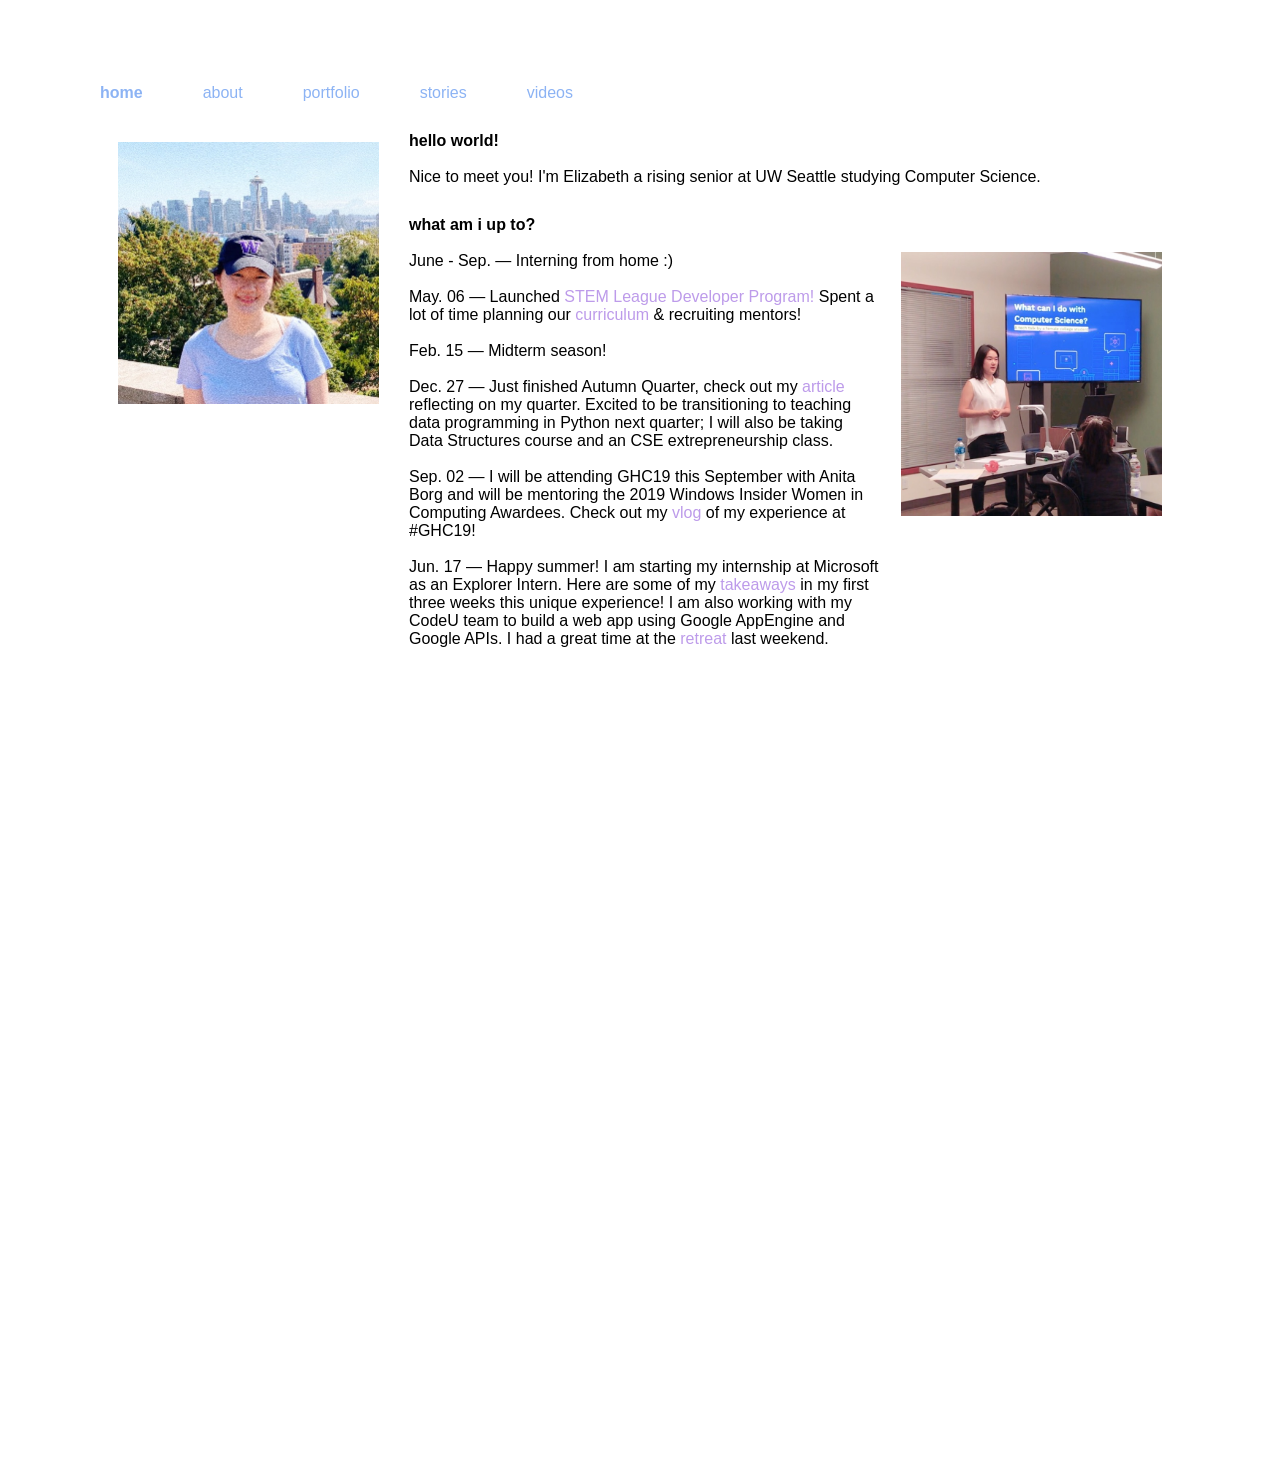
<file: index.html>
<!DOCTYPE html>

<html>
<title>home</title>
<head>
    <link rel="icon" href="img/logo.gif">
    <link rel="stylesheet" href="css/styles.css">
    <link href="https://fonts.googleapis.com/css?family=Abel" rel="stylesheet">
    <link href="https://fonts.googleapis.com/css?family=Source+Serif+Pro" rel="stylesheet">
    <link href="https://fonts.googleapis.com/css?family=Playfair+Display:400,400i,700" rel="stylesheet">
    <link href="https://fonts.googleapis.com/css?family=Roboto+Mono" rel="stylesheet">
    <link href="https://fonts.googleapis.com/css?family=Noticia+Text" rel="stylesheet">
    <link href="https://fonts.googleapis.com/css?family=Arimo" rel="stylesheet">
    <link href="https://fonts.googleapis.com/css?family=PT+Sans" rel="stylesheet">
    <link href="https://fonts.googleapis.com/css?family=Open+Sans" rel="stylesheet">
    <ul style="center">
        <li><a href="index.html"><a-l><b>home</b></a-l></a>
        <li><a href="about.html"><a-l>about</a-l></a>
        <li><a href="portfolio.html"><a-l>portfolio</a-l></a>
        <!-- <li><a href="resume.html"><a-l>resume</a-l></a> -->
        <li><a href="https://medium.com/@elizabethlin6"><a-l>stories</a-l></a>
        <li><a href="https://www.youtube.com/channel/UCstc1Woe4WHOpg0Xz_LuU1Q?view_as=subscriber"><a-l>videos</a-l></a>
    </ul>
</head>
<body>
  <br>
    <div class="row">
    <div class = "yum">
          <!--t r b l-->
        <img src = "img/ms20.jpg" width="25%" align="left" style="margin: 10px 30px 1000px 0px">
        <p><a-m><b>hello world!</b><br><br>
        Nice to meet you! I'm Elizabeth a rising senior at UW Seattle studying Computer Science.
        <br><br>

        <!-- It's a fun time to work with cool students on campus and also to be in such a tight-knit and inclusive CSE community.
        Being a CSE TA has taught me to learn from my students and their diverse approaches to problems and close the gaps in students'
        misunderstanding. I hope to continue teaching as well as taking challenging course in data science and software engineering. -->

        <p><a-m><b>what am i up to?</b><br><br>
          <span id="date">June - Sep. </span>&mdash;
              Interning from home :)
              <img src = "img/talk.jpg" width="25%" align="right" style="margin:0px 0px 100px 20px">
                <br><br>
                <span id="date">May. 06 </span>&mdash;
                Launched <a href="https://stemleague.github.io/website/">STEM League Developer Program!</a> Spent a lot of time planning our <a href="https://stemleague.github.io/login/">curriculum</a> & recruiting mentors!
                <br><br>
            <span id="date">Feb. 15 </span>&mdash;
                <!-- <img src = "img/talk.jpg" width="25%" align="right" style="margin:40px 0px 0px 20px"> -->
                Midterm season!
                <br><br>
                <span id="date">Dec. 27 </span>&mdash;
                Just finished Autumn Quarter, check out my <a href = "https://medium.com/@elizabethlin6/my-first-quarter-in-uw-cse-5c445bdcad04">
                article</a> reflecting on my quarter.
                Excited to be transitioning to teaching data programming in Python next quarter; I will also be taking Data Structures course
                and an CSE extrepreneurship class.
                <br><br>
                <span id="date">Sep. 02 </span>&mdash;
                I will be attending GHC19 this September with Anita Borg and will be mentoring the 2019 Windows Insider Women in Computing
                Awardees. Check out my <a href="https://youtu.be/5Obvv56D6CQ">vlog</a> of my experience at #GHC19!
                <br><br>
                <span id="date">Jun. 17 </span>&mdash;
                Happy summer! I am starting my internship at Microsoft as an Explorer Intern.
                Here are some of my <a href = "https://youtu.be/5C_RC4BRXvY">takeaways</a> in my first three weeks this unique experience!
                I am also working with my CodeU team to build a web app using Google AppEngine and Google APIs. I had a great time at
                the <a href = "https://youtu.be/Z_nJgoSH7K0">retreat</a> last weekend.

        </p>
    </div>
</body>
</html>
</file>
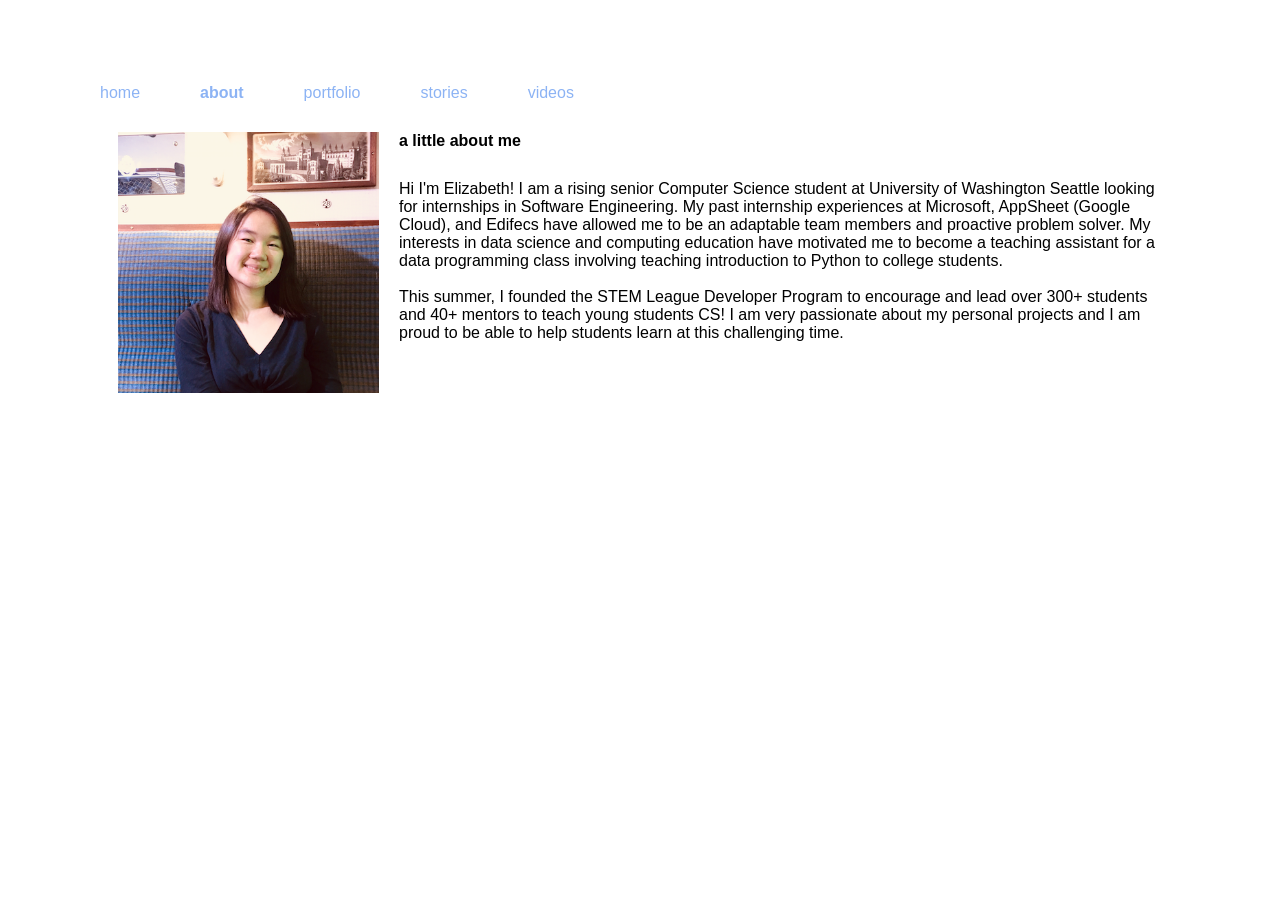
<file: about.html>
<!DOCTYPE html>

<html>
<title>about</title>
<head>
    <link rel="icon" href="img/logo.gif">
    <link rel="stylesheet" href="css/styles.css">
    <link href="https://fonts.googleapis.com/css?family=Abel" rel="stylesheet">
    <link href="https://fonts.googleapis.com/css?family=Source+Serif+Pro" rel="stylesheet">
    <link href="https://fonts.googleapis.com/css?family=Playfair+Display:400,400i,700" rel="stylesheet">
    <link href="https://fonts.googleapis.com/css?family=Roboto+Mono" rel="stylesheet">
    <link href="https://fonts.googleapis.com/css?family=Noticia+Text" rel="stylesheet">
    <link href="https://fonts.googleapis.com/css?family=Arimo" rel="stylesheet">
    <link href="https://fonts.googleapis.com/css?family=PT+Sans" rel="stylesheet">
    <link href="https://fonts.googleapis.com/css?family=Open+Sans" rel="stylesheet">
    <ul style="center">
        <li><a href="index.html"><a-l>home</a-l></a>
        <li><a href="about.html"><a-l><b>about</b></a-l></a>
        <li><a href="portfolio.html"><a-l>portfolio</a-l></a>
        <!-- <li><a href="resume.html"><a-l>resume</a-l></a> -->
        <li><a href="https://medium.com/@elizabethlin6"><a-l>stories</a-l></a>
        <li><a href="https://www.youtube.com/channel/UCstc1Woe4WHOpg0Xz_LuU1Q?view_as=subscriber"><a-l>videos</a-l></a>
    </ul>
</head>
<body>
    <br>
    <div class="row">
    <div class = "yum">
        <img src = "img/me2.png" width="25%" align="left" style="margin:0px 20px 20px 0px">
        <p><a-m><b>a little about me</b><br><br>
            <p><a-m>
              Hi I'm Elizabeth! I am a rising senior Computer Science student at University of Washington Seattle looking for internships in
                Software Engineering.
                My past internship experiences at Microsoft, AppSheet (Google Cloud), and Edifecs have allowed me to be an adaptable team members and proactive problem solver.
                My interests in data science and computing education have motivated me to become a teaching assistant for
                a data programming class involving teaching introduction to Python to college students.<br><br>

                This summer, I founded the STEM League Developer Program to encourage and lead over 300+ students and 40+ mentors to
                teach young students CS! I am very passionate about my personal projects and I am proud to be able to help students
                learn at this challenging time.
    </div>
</body>
<br>
</html>
</file>
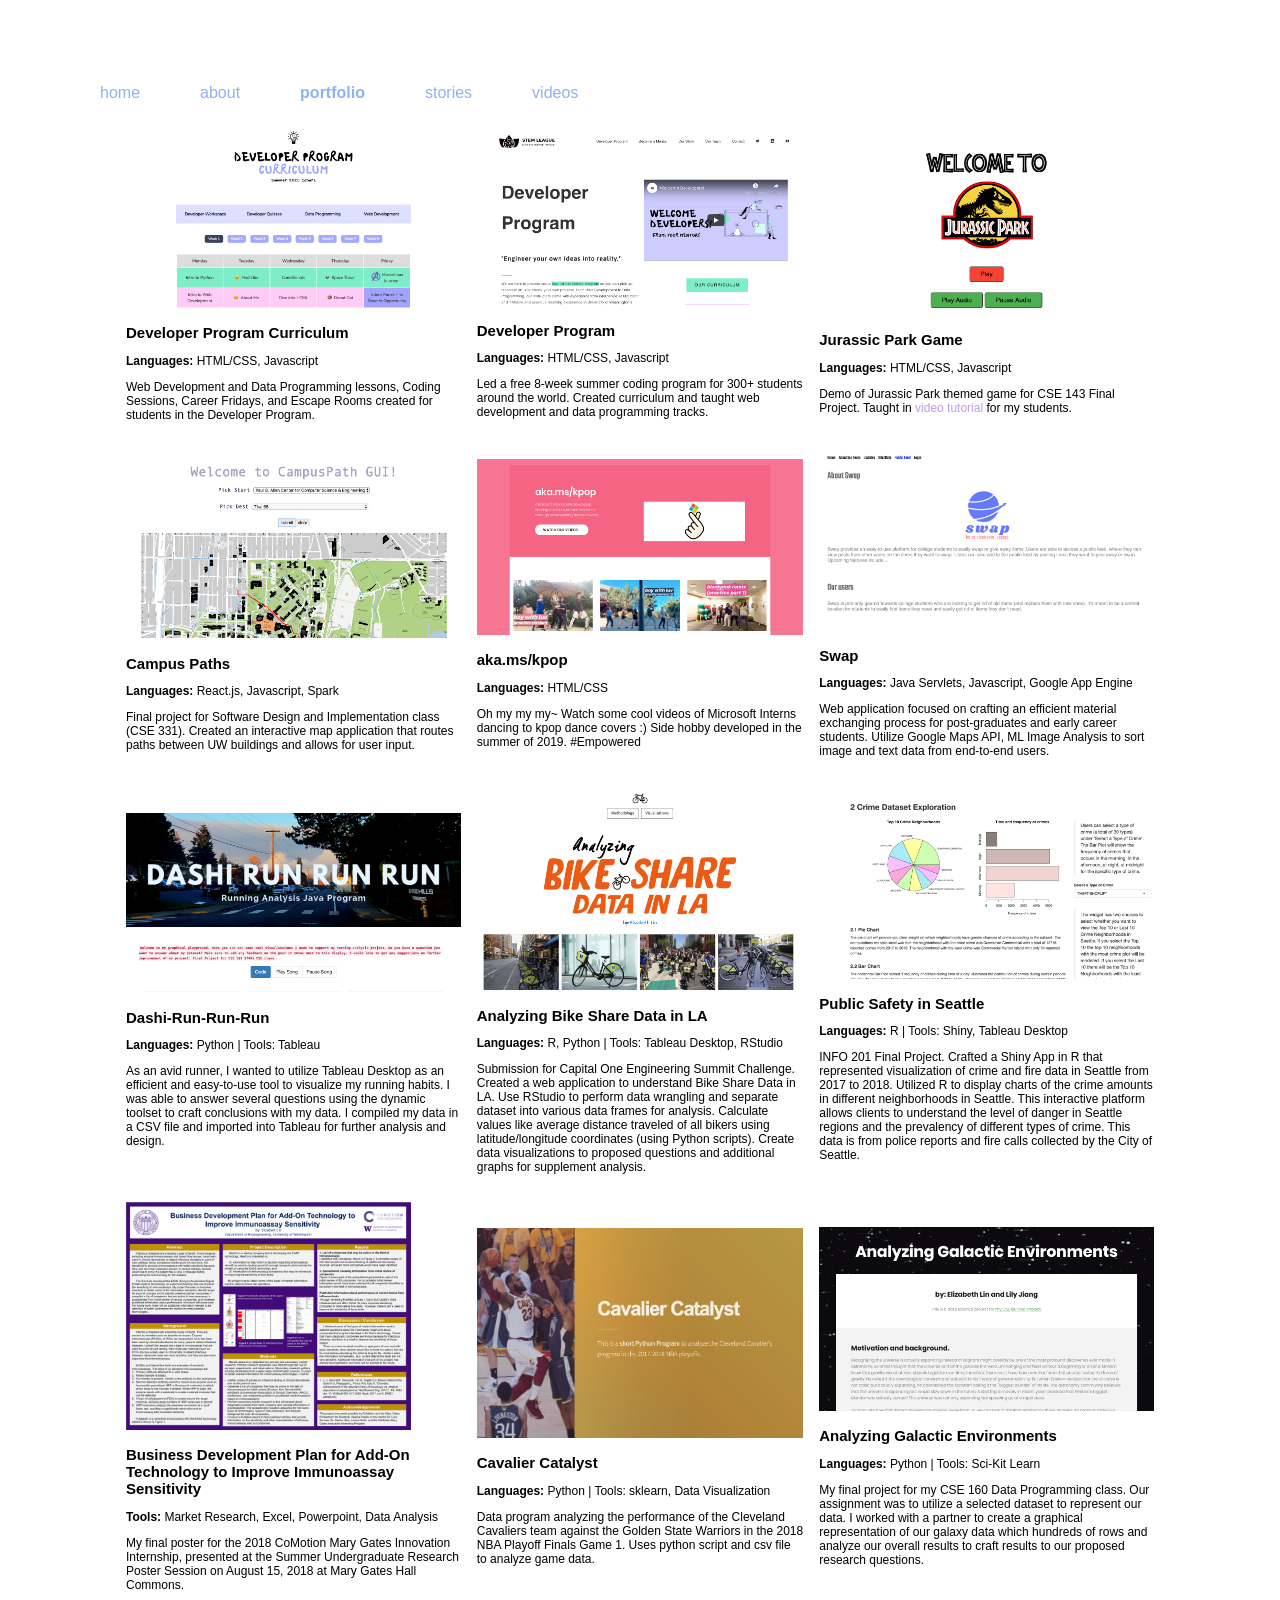
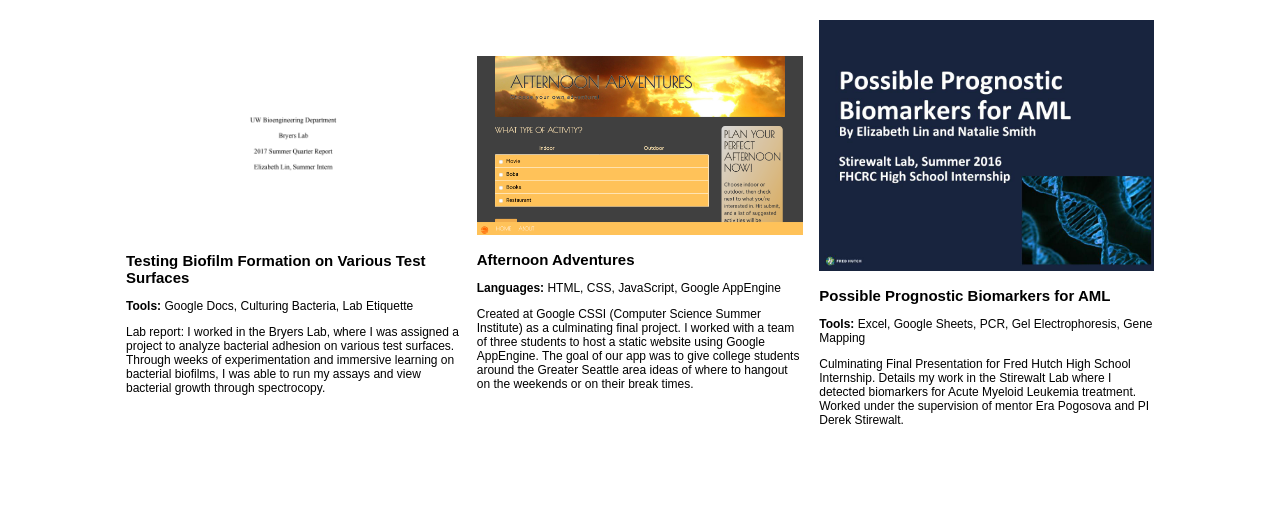
<file: portfolio.html>
<!DOCTYPE html>

<html>
<title>portfolio</title>
<head>
    <link rel="icon" href="img/logo.gif">
    <link rel="stylesheet" href="css/styles.css">
    <link href="https://fonts.googleapis.com/css?family=Abel" rel="stylesheet">
    <link href="https://fonts.googleapis.com/css?family=Source+Serif+Pro" rel="stylesheet">
    <link href="https://fonts.googleapis.com/css?family=Playfair+Display:400,400i,700" rel="stylesheet">
    <link href="https://fonts.googleapis.com/css?family=Roboto+Mono" rel="stylesheet">
    <link href="https://fonts.googleapis.com/css?family=Noticia+Text" rel="stylesheet">
    <link href="https://fonts.googleapis.com/css?family=Arimo" rel="stylesheet">
    <link href="https://fonts.googleapis.com/css?family=PT+Sans" rel="stylesheet">
    <link href="https://fonts.googleapis.com/css?family=Open+Sans" rel="stylesheet">
    <ul style="center">
        <li><a href="index.html"><a-l>home</a-l></a>
        <li><a href="about.html"><a-l>about</a-l></a>
        <li><a href="portfolio.html"><a-l><b>portfolio</b></a-l></a>
        <!-- <li><a href="resume.html"><a-l>resume</a-l></a> -->
        <li><a href="https://medium.com/@elizabethlin6"><a-l>stories</a-l></a>
        <li><a href="https://www.youtube.com/channel/UCstc1Woe4WHOpg0Xz_LuU1Q?view_as=subscriber"><a-l>videos</a-l></a>
    </ul>
</head>
<style>
e {
  font-size: 12px;
}

</style>
<body>
  <div class="yum">
      <table style="width:100%">
          <tr>
                        <td><a href="https://stemleague.github.io/developer-program/"><img src = "img/devp.png" width="100%"></a>
                            <h2>Developer Program Curriculum</h2>
                            <p><p-a><strong>Languages: </strong>HTML/CSS, Javascript<br>
                            <p><p-a>Web Development and Data Programming lessons, Coding Sessions, Career Fridays, and Escape Rooms created
                            for students in the Developer Program.</td>

            <td><a href="https://stemleague.github.io/website/"><img src = "img/stemleague.png" width="100%"></a>
                <h2>Developer Program</h2>
                <p><p-a><strong>Languages: </strong>HTML/CSS, Javascript<br>
                <p><p-a>Led a free 8-week summer coding program for 300+ students around the world. Created curriculum and taught
                  web development and data programming tracks.</td>

                  <td><a href="https://elizabethlin6.github.io/jurassic-park/index.html"><img src = "img/jurassic.png" width="100%"></a>
                      <h2>Jurassic Park Game</h2>
                      <p><p-a><strong>Languages: </strong>HTML/CSS, Javascript<br>
                      <p><p-a>Demo of Jurassic Park themed game for CSE 143 Final Project. Taught in <a href="https://youtu.be/h1CenuwvucQ" style="font-size: 12px;">video tutorial</a> for my students.</td>



            </tr>
            <tr>
              <td><a href="img/Campus Paths.webm"><img src = "img/campusmaps.png" width="100%"></a>
                  <h2>Campus Paths</h2>
                  <p><p-a><strong>Languages: </strong>React.js, Javascript, Spark<br>
                  <p><p-a>Final project for Software Design and Implementation class (CSE 331). Created an interactive
                      map application that routes paths between UW buildings and allows for user input.</td>

              <td><a href="https://elizabethlin6.github.io/aka.ms-kpop"><img src = "img/akamskpop.jpg" width="100%"></a>
                  <h2>aka.ms/kpop</h2>
                  <p><p-a><strong>Languages: </strong>HTML/CSS<br>
                  <p><p-a>Oh my my my~ Watch some cool videos of Microsoft Interns dancing to kpop dance covers :)
                      Side hobby developed in the summer of 2019. #Empowered</td>
              <td><a href="https://www.youtube.com/embed/CbCWc6_-qT4"><img src = "img/swap.jpg" width="100%"></a>
                  <h2>Swap</h2>
                  <p><p-a><strong>Languages: </strong>Java Servlets, Javascript, Google App Engine<br>
                  <p><p-a>Web application focused on crafting an efficient material exchanging process for post-graduates and early career
                      students. Utilize Google Maps API, ML Image Analysis to sort image and text data from end-to-end users.</td>

              <!-- <td><a href="https://elizabethlin6.github.io/ds-is-fun/"><img src = "img/bts.jpg" width="100%"></a>
                  <h2>DS IF FUN</h2>
                  <p><p-a><strong>Languages: </strong>Bootstrap, HTML/CSS<br>
                  <p><p-a>Outline of CSE 14X classes especially in data structures and worksheets + explanations for coursework.</td> -->
          </tr>


          <tr>
              <td><a href="https://elizabethlin6.github.io/dashi-run-run-run/"><img src = "img/run.jpg" width="100%"></a>
                  <h2>Dashi-Run-Run-Run</h2>
                  <p><p-a><strong>Languages: </strong>Python | Tools: Tableau<br>
                  <p><p-a>As an avid runner, I wanted to utilize Tableau Desktop as an efficient and easy-to-use tool to visualize my running habits.
                      I was able to answer several questions using the dynamic toolset to craft conclusions with my data. I compiled my data in a CSV
                      file and imported into Tableau for further analysis and design.</td>
            <td><a href="https://elizabethlin6.github.io/capital-one-summit/"><img src = "img/capital_one.jpg" width="100%"></a>
                <h2>Analyzing Bike Share Data in LA</h2>
                    <p><p-a><strong>Languages: </strong>R, Python | Tools: Tableau Desktop, RStudio<br>
                    <p><p-a>Submission for Capital One Engineering Summit Challenge. Created a web application to understand Bike Share Data in LA.
                    Use RStudio to perform data wrangling and separate dataset into various data frames for analysis.
                    Calculate values like average distance traveled of all bikers using latitude/longitude coordinates (using Python scripts). Create data
                    visualizations to proposed questions and additional graphs for
                    supplement analysis.</td>
            <td><a href="https://elizabethlin6.shinyapps.io/public-safety-in-seattle/"><img src = "img/crime.jpg" width="100%"></a>
                <h2>Public Safety in Seattle</h2>
                <p><p-a><strong>Languages: </strong>R | Tools: Shiny, Tableau Desktop<br>
                <p><p-a>INFO 201 Final Project. Crafted a Shiny App in R that represented visualization of crime and fire data in Seattle from 2017 to 2018.
                    Utilized R to display charts of the crime amounts in different neighborhoods in Seattle. This interactive platform allows clients to understand the
                    level of danger in Seattle regions and the prevalency of different types of crime. This data is from police reports and fire calls collected by the
                    City of Seattle.</td>


          </tr>


          <tr>

                <td><a href="https://drive.google.com/file/d/11Vj7nYNZaMKFW2TUSJMLXDkaM6FOFQ6N/view?usp=sharing"><img src = "img/comotionposter.jpg" width="85%"></a>
                    <h2>Business Development Plan for Add-On Technology to Improve Immunoassay Sensitivity</h2>
                        <p><p-a><strong>Tools: </strong>Market Research, Excel, Powerpoint, Data Analysis<br>
                        <p><p-a>My final poster for the 2018 CoMotion Mary Gates Innovation Internship, presented at the Summer Undergraduate Research Poster Session
                        on August 15, 2018 at Mary Gates Hall Commons.</td>

                <td><a href="https://elizabethlin6.github.io/cavalier-catalyst/"><img src = "img/cavs.jpg" width="100%"></a><br>
                <h2>Cavalier Catalyst</h2>
                <p><p-a><strong>Languages: </strong>Python | Tools: sklearn, Data Visualization<br>
                <p><p-a>Data program analyzing the performance of the Cleveland Cavaliers team against the Golden State Warriors in the 2018 NBA
                Playoff Finals Game 1. Uses python script and csv file to analyze game data.</td>

  <!-- <td><a href="https://medium.com/@elizabethlin6/software-engineer-internship-reflection-f34df89df396"><img src = "img/risk_level.png" width="100%"></a>
      <h2>Risk Level Score</h2>
          <p><p-a><strong>Languages: </strong>SQL, Python | Tools: Fuzzy Logic, ML Research<br>
          <p><p-a>Crafted and implemented a risk level score for Medzii App Users to understand the risks of certain drugs. Used SQL Database to grab
          personalized medical data from users and use in coding algorithm (taking into account user's personal allergies, adverse drug reactions, minor
          and major side effects, and pregnancy risks) to output a weighted and normalized score. Feature to be implemented and deployed in Test Flight.</td> -->

                <td><img-left><a href="https://elizabethlin6.github.io/analyzing-galactic-environments/"><img src = "img/galaxy.jpg" width="100%"></a>
                  <h2>Analyzing Galactic Environments</h2>
                  <p><p-a><strong>Languages: </strong>Python | Tools: Sci-Kit Learn<br>
                  <p><p-a>My final project for my CSE 160 Data Programming class. Our assignment was to utilize a selected dataset to represent our data. I worked
                  with a partner to create a graphical representation of our galaxy data which hundreds of rows and analyze our overall results to
                  craft results to our proposed research questions.</td>
          </tr>


          <tr>
                <td><img-left><a href="https://drive.google.com/file/d/1hxKW4Y1o_4DkvBhZDWwcOMp83G7LmaOm/view?usp=sharing"><img src = "img/bioe.jpg" width="100%"></a>
                    <h2>Testing Biofilm Formation on Various Test Surfaces</h2>
                    <p><p-a><strong>Tools: </strong>Google Docs, Culturing Bacteria, Lab Etiquette<br>
                    <p><p-a>Lab report: I worked in the Bryers Lab, where
                    I was assigned a project to analyze bacterial adhesion on various test surfaces. Through weeks of experimentation and immersive
                    learning on bacterial biofilms, I was able to run my assays and view bacterial growth through spectrocopy.</td>

                <td><a href="https://afternoon-adventures-175723.appspot.com/?fbclid=IwAR3YpXZHZGe0wAC9twNw8KBO9XHLAbPrNJVcf6NhmqWFgS5N-tB5m1R7Fik"><img src = "img/afternoon.jpg" width="100%"></a>
                  <h2>Afternoon Adventures</h2>
                  <p><p-a><strong>Languages: </strong>HTML, CSS, JavaScript, Google AppEngine<br>
                  <p><p-a>Created at Google CSSI (Computer Science Summer Institute) as a culminating final project. I worked with a team of three students
                  to host a static website using Google AppEngine. The goal of our app was to give college students around the Greater Seattle area
                  ideas of where to hangout on the weekends or on their break times.</td>

                <td><a href="https://drive.google.com/file/d/1SatUcKiAOyRo-q6b-Zk5Ugt4NfnG00Wp/view?usp=sharing"><img src = "img/stirewalt.jpg" width="100%"></a>
                  <h2>Possible Prognostic Biomarkers for AML</h2>
                  <p><p-a><strong>Tools: </strong>Excel, Google Sheets, PCR, Gel Electrophoresis, Gene Mapping<br>
                  <p><p-a>Culminating Final Presentation for Fred Hutch High School Internship. Details my work in the Stirewalt Lab where I detected biomarkers
                  for Acute Myeloid Leukemia treatment. Worked under the supervision of mentor Era Pogosova and PI Derek Stirewalt.</td>
          </tr>
      </table>
  </div>
</body>
<footer>

<!--     <a href="https://github.com/elizabethlin6"><img src=img/icons/github.png width=50px></a>
    <a href="https://medium.com/@elizabethlin6"><img src=img/icons/medium.png width=50px></a>
    <a class="email" href="mailto:elizabethlin8168.com"><img src=img/icons/email.png width=50px></a>
    <a href="https://www.linkedin.com/in/elin6/"><img src=img/icons/Linkedin.svg width=50px></a> -->
                        <!-- <td><a href="https://elizabethlin6.github.io/medzii"><img src = "img/medzii-kpop.jpg" width="100%"></a>
              <h2>#MedziiInternsInYourArea</h2>
                  <p><p-a><strong>Languages: </strong>HTML, CSS, Javascript | Tools: iMovie, Google Slides<br>
                  <p><p-a>A showcase of video compilation of K-Pop Dance Covers. Practice Javascript basic and DOM Manipulation.</td> -->
          <!-- <tr> -->
              <!-- <td><a href="https://elizabethlin6.github.io/cavalier-catalyst/"><img src = "img/cavs.jpg" width="100%"></a><br>
              <h2>Cavalier Catalyst</h2>
                  <p><p-a><strong>Languages: </strong>Python | Tools: Sci-Kit Learn, Data Visualization<br>
                  <p><p-a>Data program analyzing the performance of the Cleveland Cavaliers team against the Golden State Warriors in the 2018 NBA
                  Playoff Finals Game 1. Uses python script and csv file to analyze game data.</td>

              <td><a href="https://elizabethlin6.github.io/mental-health-in-tech/"><img src = "img/mental-health.jpg" width="100%"></a> -->
              <!-- <h2>Mental Health in Tech</h2>
                  <p><p-a><strong>Languages: </strong>HTML, CSS, Python<br>
                  A project dedicated to looking at mental health cases in employees in the tech industry. Inspired by personal endeavors in college, and my
                  education class (EDUC 200) where I learned how to deal with stress in college. Coding done through Canopy using NumPy and graphing modules.</td>
              <td><a href="https://elizabethlin6.github.io/stars-pitch/"><img src = "img/starproj.jpg" width="100%"></a> -->
              <!-- <h2>STARS Project Proposal</h2>
                  <p><p-a><strong>Languages: </strong>HTML, CSS, JavaScript<br>
                  <p><p-a>A project dedicated to the incoming cohort of STARS Engineering Program students. Planned to be a website dedicated to
                  introducing future STARS cohorts about STARS classes. We planned to implement a mentoring service where new students
                  can connect with STARS students in their majors and learn about how to get involved on-campus.</td> -->
          <!-- </tr> -->
                          <!-- <td><a href="https://elizabethlin6.github.io/cavalier-catalyst/"><img src = "img/cavs.jpg" width="100%"></a><br>
                <h2>Cavalier Catalyst</h2>
                    <p><p-a><strong>Languages: </strong>Python | Tools: Sci-Kit Learn, Data Visualization<br>
                    <p><p-a>Data program analyzing the performance of the Cleveland Cavaliers team against the Golden State Warriors in the 2018 NBA
                    Playoff Finals Game 1. Uses python script and csv file to analyze game data.</td> -->
                                  <!-- <td><img-left><a href="https://drive.google.com/file/d/1krOLTvZHEsRqImpha8wOqJYLYCw52iIi/view?usp=sharing"><img src = "img/chem.jpg" width="100%"></a>
                  <h2>Polymer Chemistry in Activewear</h2>
                  <p><p-a><strong>Tools: </strong>Google Slides, Secondary Research<br>
                  <p><p-a>A research poster that present information about the growth of activewear in the polymer industry. This was my final project for my
                  STARS Chemistry class in winter quarter 2018. My partner and I researched to compile primary resources that explained the
                  evolving polymer industry and its impact on sportswear and future nanotechnology products.</td> -->
                          <!-- <td><a href="#"><img src = "img/stemleague.jpg" width="100%"></img-left></a>
                  <h2>STEM League</h2>
                  <p><p-a><strong>Languages: </strong>HTML, CSS, JavaScript<br>
                  <p><p-a>A educational outreach initiative whose goal is to craft enriching learning experiences
                  for students interested in STEM careers and opportunities. We plan to teach students skills for Web Development and Data Science and
                  offer tutoring in STEM courses such as Math and Science. We hope to organize our classes in local libraries during the summer.</td> -->


</footer>
</html>
</file>
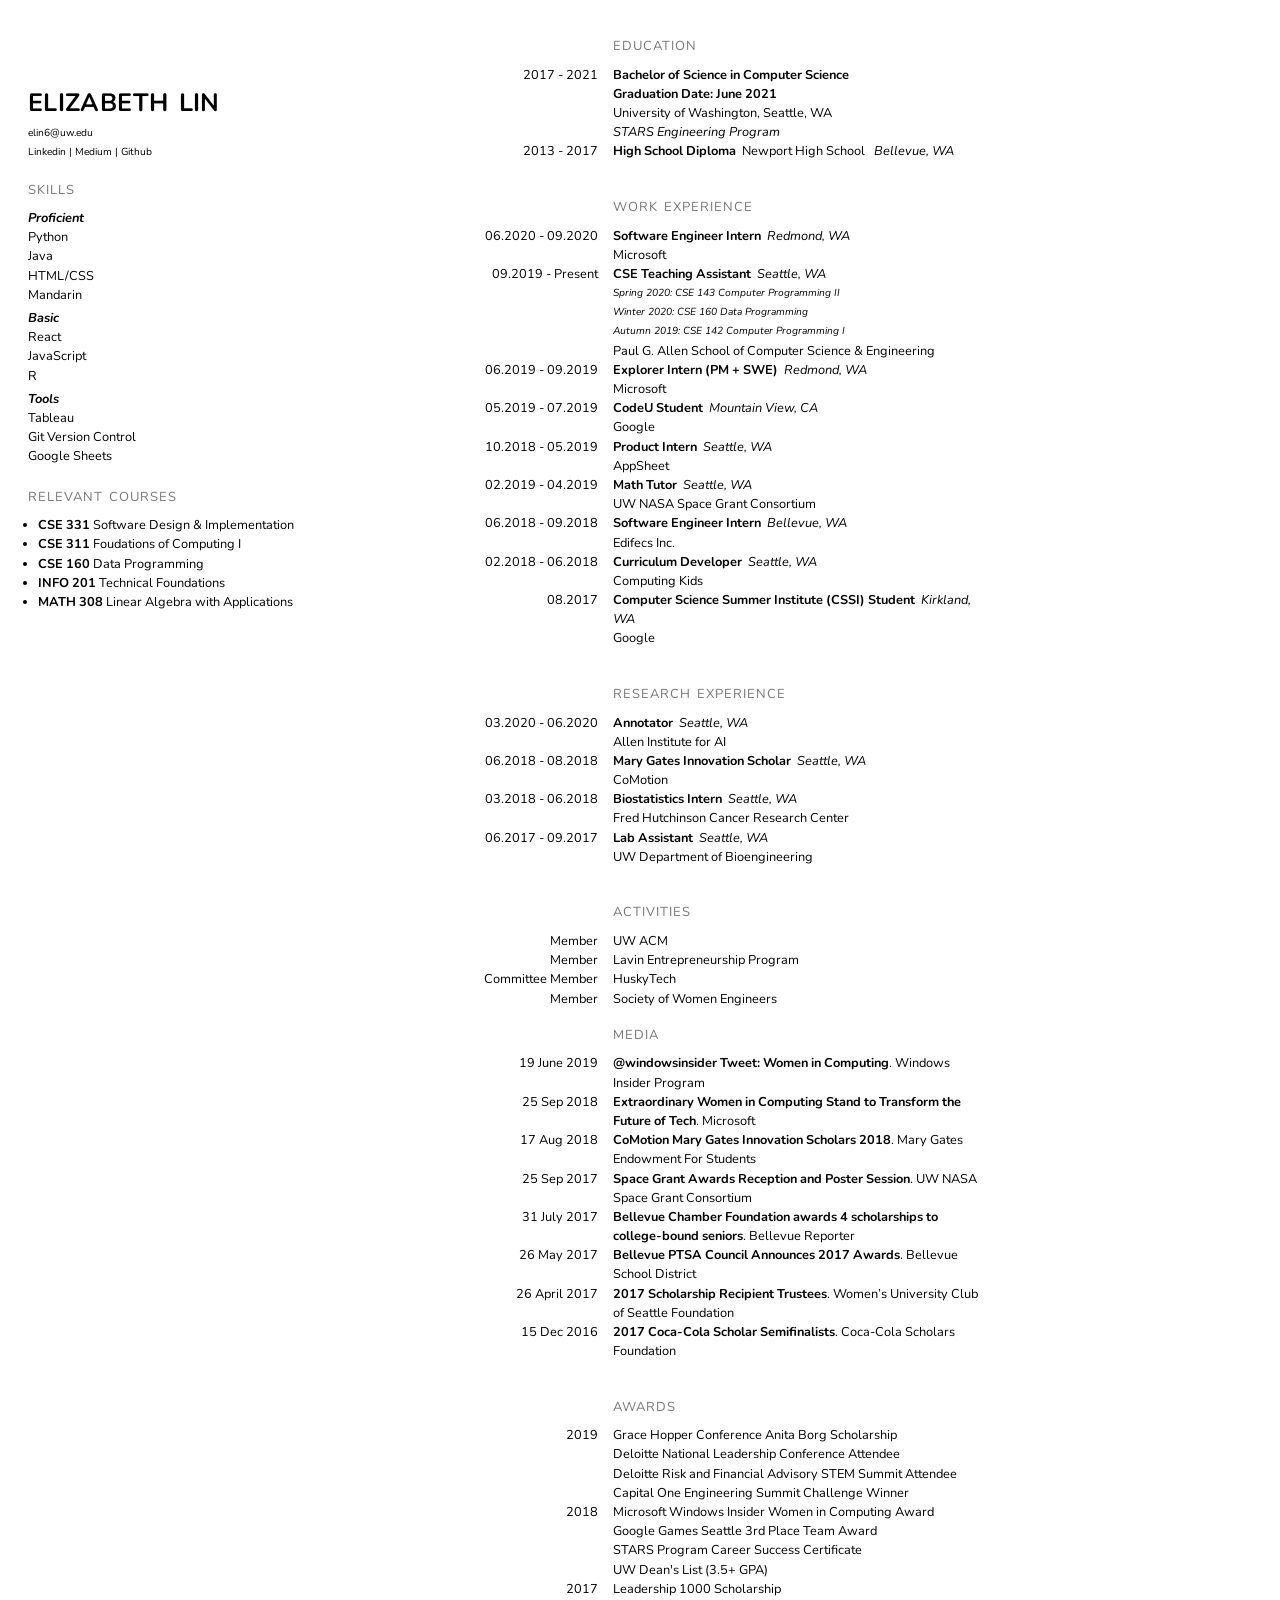
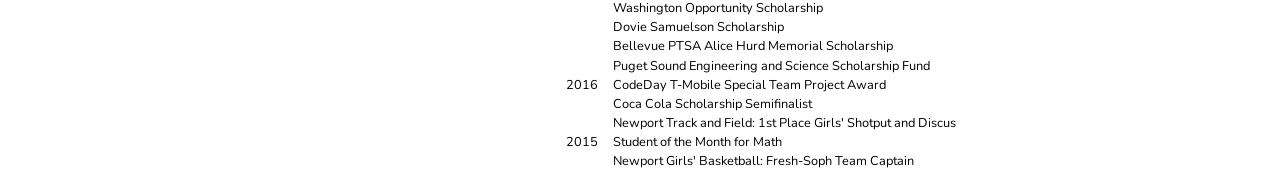
<file: resume.html>
<!DOCTYPE html>

<html>
    <head>
        <title>resume</title>
        <link rel="stylesheet" href="resume.css"/>
        <link href="https://fonts.googleapis.com/css?family=Arimo" rel="stylesheet">
        <link rel="icon" href="img/logo.jpg">
        <link href="https://fonts.googleapis.com/css2?family=Nunito&display=swap" rel="stylesheet">

    </head>

    <body>

        <div id="info">
            <h1 id="name">elizabeth lin</h1>
            <p>
            elin6@uw.edu<br>
            </p>

            <p>
            <a href="https://www.linkedin.com/in/elin6/">Linkedin</a> |
            <a href="https://medium.com/@elizabethlin6"> Medium</a> |
            <a href="https://github.com/elizabethlin6"> Github</a></h3>
            </p>

            <script>
                (function(i,s,o,g,r,a,m){i['GoogleAnalyticsObject']=r;i[r]=i[r]||function(){
                 (i[r].q=i[r].q||[]).push(arguments)},i[r].l=1*new Date();a=s.createElement(o),
                 m=s.getElementsByTagName(o)[0];a.async=1;a.src=g;m.parentNode.insertBefore(a,m)
                 })(window,document,'script','//www.google-analytics.com/analytics.js','ga');
                 ga('create', 'UA-44428446-2', 'washington.edu');
                 ga('send', 'pageview');
            </script>

            <div>
                <a name="education"><h6>skills</h6></a>
                <table width="100%" cellpadding="0" cellspacing="0">
                    <tr><td>
                        <em><b>Proficient</em><br/></b>
                        Python<br>
                        Java<br>
                        HTML/CSS<br>
                        Mandarin<br>
                    </td></tr>

                    <tr><td>
                        <em><b>Basic</em><br/></b>
                        React<br>
                        JavaScript<br>
                        R<br>
                    </td></tr>

                    <tr><td>
                        <em><b>Tools</em><br/></b>
                        Tableau<br>
                        Git Version Control<br>
                        Google Sheets<br>
                    </td></tr>

                </table>
            </div>

            <!-- courses -->
            <p><br/></p>
            <a name="courses"><h6>relevant courses</h6></a>

            <p>
                <ul>
                    <li><b>CSE 331 </b>Software Design & Implementation</li>
                    <li><b>CSE 311 </b>Foudations of Computing I</li>
                    <li><b>CSE 160 </b>Data Programming</li>
                    <li><b>INFO 201 </b>Technical Foundations</li>
                    <li><b>MATH 308 </b>Linear Algebra with Applications</li>
                </ul></p>
            </div>



        <!-- main content -->
        <div id="main">

            <div id="vita">

                <p><br/></p>
                <a name="education"><h6>education</h6></a>

                <p>
                <div class="margin">2017 - 2021</div>
                <div class="body">
                    <strong>Bachelor of Science in Computer Science</strong>&nbsp;<br>
                    <b>Graduation Date: June 2021</b><br>
                    <a href="https://www.cs.washington.edu/">University of Washington, Seattle, WA</a><br/>
                    <em><a href="https://www.engr.washington.edu/stars">STARS Engineering Program</em></a><br/>
                </div></p>

                <p>
                <div class="margin">2013 - 2017</div>
                <div class="body">
                    <strong>High School Diploma</strong>&nbsp;
                    <a href="https://bsd405.org/nhs/">Newport High School &nbsp; <em>Bellevue, WA</em></a>
                </div></p>


                <!-- work -->
                <br>
                <p><br/></p>
                <a name="work"><h6>work experience</h6></a>


                <!-- <p>
                <div class="margin">09.2020 - 06.2021</div>
                <div class="body">
                    <strong>Incoming Software Engineer Intern</strong>&nbsp;
                    <em>Bellevue, WA</em><br/>
                    <a href="https://www.t-mobile.com/careers/meet-our-teams/students-and-grads/techx">T-Mobile</a>
                </div></p> -->

                <p>
                <div class="margin">06.2020 - 09.2020</div>
                <div class="body">
                    <strong>Software Engineer Intern</strong>&nbsp;
                    <em>Redmond, WA</em><br/>
                    <a href="https://careers.microsoft.com/us/en/usexploremicrosoftprogram">Microsoft</a>
                </div></p>

                <p>
                <div class="margin">09.2019 - Present</div>
                <div class="body">
                    <strong>CSE Teaching Assistant</strong>&nbsp;
                    <em>Seattle, WA</em><br/>
                    <p><i>
                      Spring 2020: CSE 143 Computer Programming II<br>
                      Winter 2020: CSE 160 Data Programming<br>
                      Autumn 2019: CSE 142 Computer Programming I
                    </i></p>

                    <a href="https://www.cs.washington.edu/students/ta">Paul G. Allen School of Computer Science & Engineering</a>
                </div></p>

                <p>
                <div class="margin">06.2019 - 09.2019</div>
                <div class="body">
                    <strong>Explorer Intern (PM + SWE)</strong>&nbsp;
                    <em>Redmond, WA</em><br/>
                    <a href="https://careers.microsoft.com/us/en/usexploremicrosoftprogram">Microsoft</a>
                </div></p>

                <p>
                <div class="margin">05.2019 - 07.2019</div>
                <div class="body">
                    <strong>CodeU Student</strong>&nbsp;
                    <em>Mountain View, CA</em><br/>
                    <a href="https://careers.google.com/students/">Google</a>
                </div></p>

                <p>
                <div class="margin">10.2018 - 05.2019</div>
                <div class="body">
                    <strong>Product Intern</strong>&nbsp;
                    <em>Seattle, WA</em><br/>
                    <a href="https://www.appsheet.com/">AppSheet</a>
                </div></p>

                <p>
                <div class="margin">02.2019 - 04.2019</div>
                <div class="body">
                    <strong>Math Tutor</strong>&nbsp;
                    <em>Seattle, WA</em><br/>
                    <a href="https://www.waspacegrant.org/">UW NASA Space Grant Consortium</a>
                </div></p>

                <p>
                <div class="margin">06.2018 - 09.2018</div>
                <div class="body">
                    <strong>Software Engineer Intern</strong>&nbsp;
                    <em>Bellevue, WA</em><br/>
                    <a href="https://www.edifecs.com/">Edifecs Inc.</a>
                </div></p>

                <p>
                <div class="margin">02.2018 - 06.2018</div>
                <div class="body">
                    <strong>Curriculum Developer</strong>&nbsp;
                    <em>Seattle, WA</em><br/>
                    <a href="http://www.computingkids.com/">Computing Kids</a>
                </div></p>

                <p>
                <div class="margin">08.2017</div>
                <div class="body">
                    <strong>Computer Science Summer Institute (CSSI) Student</strong>&nbsp;
                    <em>Kirkland, WA</em><br/>
                    <a href="https://buildyourfuture.withgoogle.com/programs/computer-science-summer-institute/#!?detail-content-tabby_activeEl=detail-overview-content">Google</a>
                </div></p>

                <!-- research -->
                <br>
                <p><br/></p>
                <a name="work"><h6>research experience</h6></a>


                <p>
                <div class="margin">03.2020 - 06.2020</div>
                <div class="body">
                    <strong>Annotator</strong>&nbsp;
                    <em>Seattle, WA</em><br/>
                    <a href="https://allenai.org/">Allen Institute for AI</a>
                </div></p>

                <p>
                <div class="margin">06.2018 - 08.2018</div>
                <div class="body">
                    <strong>Mary Gates Innovation Scholar</strong>&nbsp;
                    <em>Seattle, WA</em><br/>
                    <a href="http://expd.uw.edu/mge/apply/comotion/">CoMotion</a>
                </div></p>

                <p>
                <div class="margin">03.2018 - 06.2018</div>
                <div class="body">
                    <strong>Biostatistics Intern</strong>&nbsp;
                    <em>Seattle, WA</em><br/>
                    <a href="https://www.fredhutch.org/en.html">Fred Hutchinson Cancer Research Center</a>
                </div></p>

                <p>
                <div class="margin">06.2017 - 09.2017</div>
                <div class="body">
                    <strong>Lab Assistant</strong>&nbsp;
                    <em>Seattle, WA</em><br/>
                    <a href="https://bioe.uw.edu/">UW Department of Bioengineering</a>
                </div></p>

                <!-- activities -->
                <br>
                <p><br/></p>
                <a name="activities"><h6>activities</h6></a>


                <p>
                <div class="margin">Member</div>
                <div class="body">
                    UW ACM
                </div></p>


                <p>
                <div class="margin">Member</div>
                <div class="body">
                    <a href="https://foster.uw.edu/centers/buerk-ctr-entrepreneurship/undergraduate-entrepreneurship/lavin-entrepreneurship-program/">Lavin Entrepreneurship Program</a>
                </div></p>

                <p>
                <div class="margin">Committee Member</div>
                <div class="body">
                    <a href="https://uwhuskytech.com">HuskyTech</a>
                </div></p>

                <p>
                <div class="margin">Member</div>
                <div class="body">
                    <a href="http://societyofwomenengineers.swe.org/">Society of Women Engineers</a>
                </div></p>

                <!-- media -->
                <p><br/></p>
                <a name="media"><h6>media</h6></a>

                <p>
                <div class="margin">19 <span class="month">June</span> 2019</div>
                <div class="body">
                    <strong><a href="https://twitter.com/windowsinsider/status/1141408403199152128">@windowsinsider Tweet: Women in Computing</a></strong>. Windows Insider Program
                </div></p>

                <p>
                <div class="margin">25 <span class="month">Sep</span> 2018</div>
                <div class="body">
                    <strong><a href="https://insider.windows.com/en-us/community-news/extraordinary-women-in-computing/">Extraordinary Women in Computing Stand to Transform the Future of Tech</a></strong>. Microsoft
                </div></p>

                <p>
                <div class="margin">17 <span class="month">Aug</span> 2018</div>
                <div class="body">
                    <strong><a href="http://expd.uw.edu/mge/apply/comotion/mge-apply-comotion-scholars-2018/">CoMotion Mary Gates Innovation Scholars 2018</a></strong>. Mary Gates Endowment For Students
                </div></p>

                <p>
                <div class="margin">25 <span class="month">Sep</span> 2017</div>
                <div class="body">
                    <strong><a href="https://www.waspacegrant.org/news_and_events/awards_and_honors/wsgc_reception_programs/2017_WSGCreception.pdf">Space Grant Awards Reception
                        and Poster Session</a></strong>. UW NASA Space Grant Consortium
                </div></p>

                <p>
                <div class="margin">31 <span class="month">July</span> 2017</div>
                <div class="body">
                    <strong><a href="http://www.bellevuereporter.com/business/bellevue-chamber-foundation-awards-4-scholarships-to-college-bound-seniors/">Bellevue Chamber Foundation awards 4 scholarships to college-bound seniors</a></strong>. Bellevue Reporter
                </div></p>

                <p>
                <div class="margin">26 <span class="month">May</span> 2017</div>
                <div class="body">
                    <strong><a href="https://bsd405.org/2017/05/bellevue-ptsa-council-announces-2017-awards/">Bellevue PTSA Council Announces 2017 Awards</a></strong>. Bellevue School District
                </div></p>

                <p>
                <div class="margin">26 <span class="month">April</span> 2017</div>
                <div class="body">
                    <strong><a href="http://www.womensuniversityclubfoundation.org/club/scripts/clubpers/view_clubpers_list.asp">2017 Scholarship Recipient Trustees</a></strong>. Women’s University Club of Seattle Foundation
                </div></p>

                <p>
                <div class="margin">15 <span class="month">Dec</span> 2016</div>
                <div class="body">
                    <strong><a href="https://www.coca-colascholarsfoundation.org/blog/2017-coca-cola-scholar-semifinalists/">2017 Coca-Cola Scholar Semifinalists</a></strong>. Coca-Cola Scholars Foundation
                </div></p>

                <!-- awards -->
                <br>
                <p><br/></p>
                <a name="awards"><h6>awards</h6></a>

                <p>
                <div class="margin">2019</div>
                <div class="body">
                    Grace Hopper Conference Anita Borg Scholarship<br>
                    Deloitte National Leadership Conference Attendee<br>
                    Deloitte Risk and Financial Advisory STEM Summit Attendee<br>
                    Capital One Engineering Summit Challenge Winner<br>
                </div></p>

                <p>
                <div class="margin">2018</div>
                <div class="body">
                    Microsoft Windows Insider Women in Computing Award<br>
                    Google Games Seattle 3rd Place Team Award<br>
                    STARS Program Career Success Certificate<br>
                    UW Dean's List (3.5+ GPA)<br>
                </div></p>

                <p>
                <div class="margin">2017</div>
                <div class="body">
                    Leadership 1000 Scholarship<br>
                    Washington Opportunity Scholarship<br>
                    Dovie Samuelson Scholarship<br>
                    Bellevue PTSA Alice Hurd Memorial Scholarship<br>
                    Puget Sound Engineering and Science Scholarship Fund<br>
                </div></p>

                <p>
                <div class="margin">2016</div>
                <div class="body">
                    CodeDay T-Mobile Special Team Project Award<br>
                    Coca Cola Scholarship Semifinalist<br>
                    Newport Track and Field: 1st Place Girls' Shotput and Discus<br>
                </div></p>

                <p>
                <div class="margin">2015</div>
                <div class="body">
                    Student of the Month for Math<br>
                    Newport Girls' Basketball: Fresh-Soph Team Captain<br>
                </div></p>


            </div>
          </div>
        </div>

    </body>

</html>
</file>
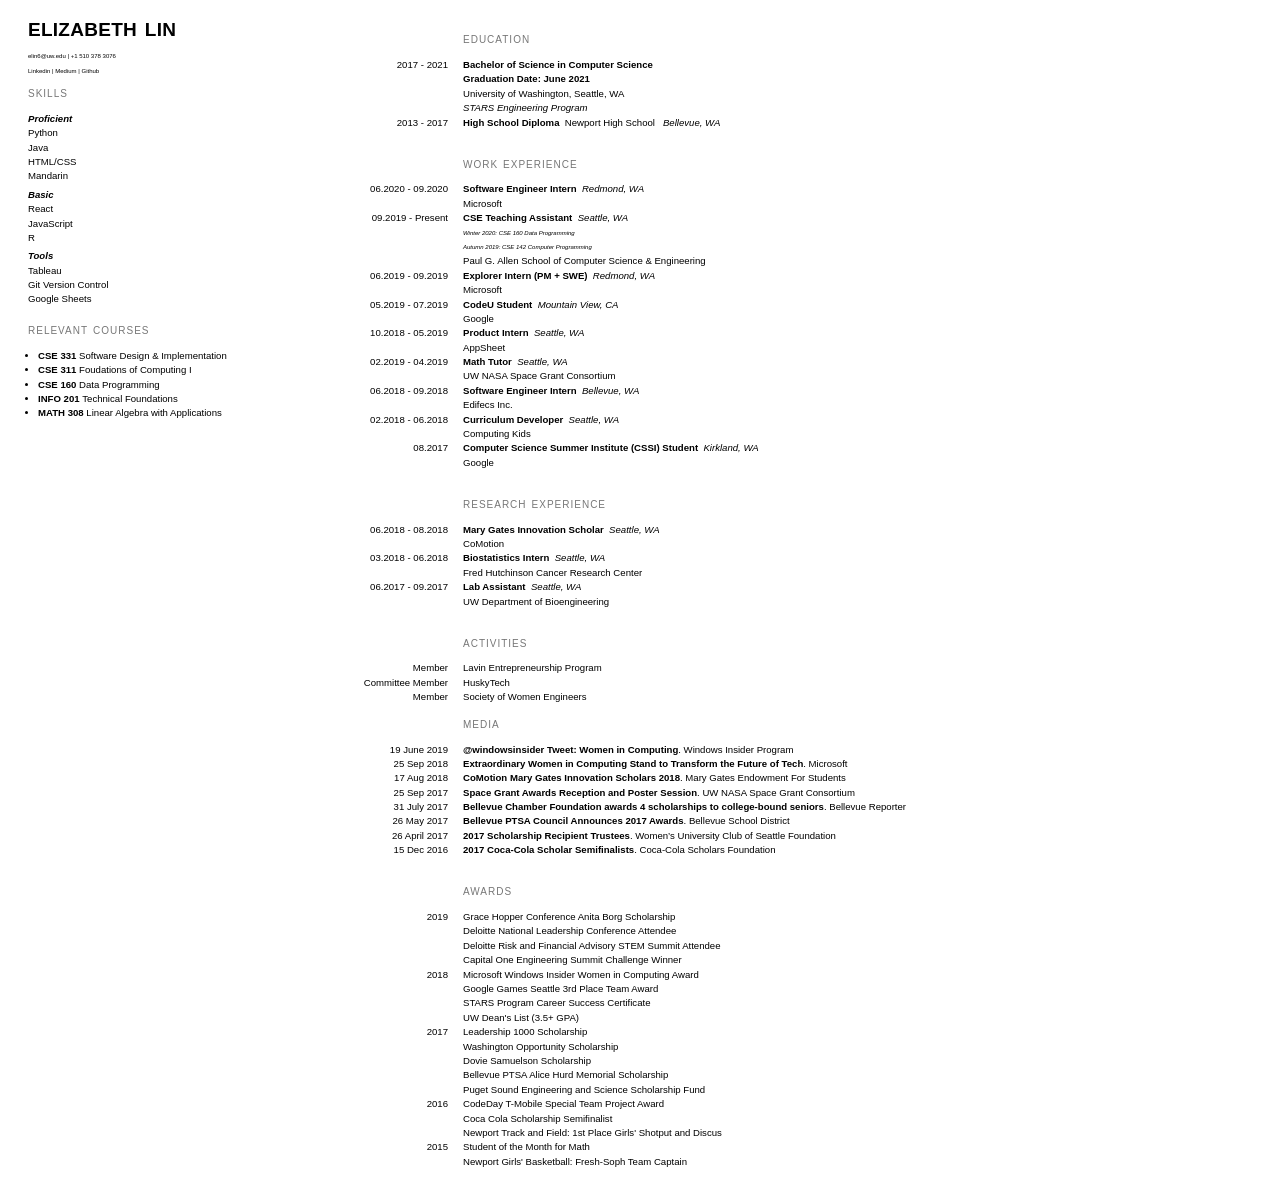
<file: archive/resume.html>
<!DOCTYPE html>

<html>
    <head>
        <title>Elizabeth Lin - Resume</title>
        <link rel="stylesheet" href="resume.css"/>
        <link href="https://fonts.googleapis.com/css?family=Arimo" rel="stylesheet">
        <link rel="icon" href="img/logo.jpg">
    </head>

    <body>

        <div class="yum">
        <div id="info">
            <h1 id="name">elizabeth lin</h1>
            <p>
            elin6@uw.edu | +1 510 378 3076<br>
            </p>

            <p>
            <a href="https://www.linkedin.com/in/elin6/">Linkedin</a> |
            <a href="https://medium.com/@elizabethlin6"> Medium</a> |
            <a href="https://github.com/elizabethlin6"> Github</a></h3>
            </p>

            <script>
                (function(i,s,o,g,r,a,m){i['GoogleAnalyticsObject']=r;i[r]=i[r]||function(){
                 (i[r].q=i[r].q||[]).push(arguments)},i[r].l=1*new Date();a=s.createElement(o),
                 m=s.getElementsByTagName(o)[0];a.async=1;a.src=g;m.parentNode.insertBefore(a,m)
                 })(window,document,'script','//www.google-analytics.com/analytics.js','ga');
                 ga('create', 'UA-44428446-2', 'washington.edu');
                 ga('send', 'pageview');
            </script>

            <div>
                <a name="education"><h6>skills</h6></a>
                <table width="100%" cellpadding="0" cellspacing="0">
                    <tr><td>
                        <em><b>Proficient</em><br/></b>
                        Python<br>
                        Java<br>
                        HTML/CSS<br>
                        Mandarin<br>
                    </td></tr>

                    <tr><td>
                        <em><b>Basic</em><br/></b>
                        React<br>
                        JavaScript<br>
                        R<br>
                    </td></tr>

                    <tr><td>
                        <em><b>Tools</em><br/></b>
                        Tableau<br>
                        Git Version Control<br>
                        Google Sheets<br>
                    </td></tr>

                </table>
            </div>

            <!-- courses -->
            <p><br/></p>
            <a name="courses"><h6>relevant courses</h6></a>

            <p>
                <ul>
                    <li><b>CSE 331 </b>Software Design & Implementation</li>
                    <li><b>CSE 311 </b>Foudations of Computing I</li>
                    <li><b>CSE 160 </b>Data Programming</li>
                    <li><b>INFO 201 </b>Technical Foundations</li>
                    <li><b>MATH 308 </b>Linear Algebra with Applications</li>
                </ul>
            </div></p>

        </div>

        <!-- main content -->
        <div id="main">

            <div id="vita">

                <p><br/></p>
                <a name="education"><h6>education</h6></a>

                <p>
                <div class="margin">2017 - 2021</div>
                <div class="body">
                    <strong>Bachelor of Science in Computer Science</strong>&nbsp;<br>
                    <b>Graduation Date: June 2021</b><br>
                    <a href="https://www.cs.washington.edu/">University of Washington, Seattle, WA</a><br/>
                    <em><a href="https://www.engr.washington.edu/stars">STARS Engineering Program</em></a><br/>
                </div></p>

                <p>
                <div class="margin">2013 - 2017</div>
                <div class="body">
                    <strong>High School Diploma</strong>&nbsp;
                    <a href="https://bsd405.org/nhs/">Newport High School &nbsp; <em>Bellevue, WA</em></a>
                </div></p>


                <!-- work -->
                <br>
                <p><br/></p>
                <a name="work"><h6>work experience</h6></a>

                <p>
                <div class="margin">06.2020 - 09.2020</div>
                <div class="body">
                    <strong>Software Engineer Intern</strong>&nbsp;
                    <em>Redmond, WA</em><br/>
                    <a href="https://careers.microsoft.com/us/en/usexploremicrosoftprogram">Microsoft</a>
                </div></p>

                <p>
                <div class="margin">09.2019 - Present</div>
                <div class="body">
                    <strong>CSE Teaching Assistant</strong>&nbsp;
                    <em>Seattle, WA</em><br/>
                    <p><i>Winter 2020: CSE 160 Data Programming<br>
                      Autumn 2019: CSE 142 Computer Programming</i></p>
                    <a href="https://www.cs.washington.edu/students/ta">Paul G. Allen School of Computer Science & Engineering</a>
                </div></p>

                <p>
                <div class="margin">06.2019 - 09.2019</div>
                <div class="body">
                    <strong>Explorer Intern (PM + SWE)</strong>&nbsp;
                    <em>Redmond, WA</em><br/>
                    <a href="https://careers.microsoft.com/us/en/usexploremicrosoftprogram">Microsoft</a>
                </div></p>

                <p>
                <div class="margin">05.2019 - 07.2019</div>
                <div class="body">
                    <strong>CodeU Student</strong>&nbsp;
                    <em>Mountain View, CA</em><br/>
                    <a href="https://careers.google.com/students/">Google</a>
                </div></p>

                <p>
                <div class="margin">10.2018 - 05.2019</div>
                <div class="body">
                    <strong>Product Intern</strong>&nbsp;
                    <em>Seattle, WA</em><br/>
                    <a href="https://www.appsheet.com/">AppSheet</a>
                </div></p>

                <p>
                <div class="margin">02.2019 - 04.2019</div>
                <div class="body">
                    <strong>Math Tutor</strong>&nbsp;
                    <em>Seattle, WA</em><br/>
                    <a href="https://www.waspacegrant.org/">UW NASA Space Grant Consortium</a>
                </div></p>

                <p>
                <div class="margin">06.2018 - 09.2018</div>
                <div class="body">
                    <strong>Software Engineer Intern</strong>&nbsp;
                    <em>Bellevue, WA</em><br/>
                    <a href="https://www.edifecs.com/">Edifecs Inc.</a>
                </div></p>

                <p>
                <div class="margin">02.2018 - 06.2018</div>
                <div class="body">
                    <strong>Curriculum Developer</strong>&nbsp;
                    <em>Seattle, WA</em><br/>
                    <a href="http://www.computingkids.com/">Computing Kids</a>
                </div></p>

                <p>
                <div class="margin">08.2017</div>
                <div class="body">
                    <strong>Computer Science Summer Institute (CSSI) Student</strong>&nbsp;
                    <em>Kirkland, WA</em><br/>
                    <a href="https://buildyourfuture.withgoogle.com/programs/computer-science-summer-institute/#!?detail-content-tabby_activeEl=detail-overview-content">Google</a>
                </div></p>

                <!-- research -->
                <br>
                <p><br/></p>
                <a name="work"><h6>research experience</h6></a>

                <p>
                <div class="margin">06.2018 - 08.2018</div>
                <div class="body">
                    <strong>Mary Gates Innovation Scholar</strong>&nbsp;
                    <em>Seattle, WA</em><br/>
                    <a href="http://expd.uw.edu/mge/apply/comotion/">CoMotion</a>
                </div></p>

                <p>
                <div class="margin">03.2018 - 06.2018</div>
                <div class="body">
                    <strong>Biostatistics Intern</strong>&nbsp;
                    <em>Seattle, WA</em><br/>
                    <a href="https://www.fredhutch.org/en.html">Fred Hutchinson Cancer Research Center</a>
                </div></p>

                <p>
                <div class="margin">06.2017 - 09.2017</div>
                <div class="body">
                    <strong>Lab Assistant</strong>&nbsp;
                    <em>Seattle, WA</em><br/>
                    <a href="https://bioe.uw.edu/">UW Department of Bioengineering</a>
                </div></p>

                <!-- activities -->
                <br>
                <p><br/></p>
                <a name="activities"><h6>activities</h6></a>

                <p>
                <div class="margin">Member</div>
                <div class="body">
                    <a href="https://foster.uw.edu/centers/buerk-ctr-entrepreneurship/undergraduate-entrepreneurship/lavin-entrepreneurship-program/">Lavin Entrepreneurship Program</a>
                </div></p>

                <p>
                <div class="margin">Committee Member</div>
                <div class="body">
                    <a href="https://uwhuskytech.com">HuskyTech</a>
                </div></p>

                <p>
                <div class="margin">Member</div>
                <div class="body">
                    <a href="http://societyofwomenengineers.swe.org/">Society of Women Engineers</a>
                </div></p>

                <!-- media -->
                <p><br/></p>
                <a name="media"><h6>media</h6></a>

                <p>
                <div class="margin">19 <span class="month">June</span> 2019</div>
                <div class="body">
                    <strong><a href="https://twitter.com/windowsinsider/status/1141408403199152128">@windowsinsider Tweet: Women in Computing</a></strong>. Windows Insider Program
                </div></p>

                <p>
                <div class="margin">25 <span class="month">Sep</span> 2018</div>
                <div class="body">
                    <strong><a href="https://insider.windows.com/en-us/community-news/extraordinary-women-in-computing/">Extraordinary Women in Computing Stand to Transform the Future of Tech</a></strong>. Microsoft
                </div></p>

                <p>
                <div class="margin">17 <span class="month">Aug</span> 2018</div>
                <div class="body">
                    <strong><a href="http://expd.uw.edu/mge/apply/comotion/mge-apply-comotion-scholars-2018/">CoMotion Mary Gates Innovation Scholars 2018</a></strong>. Mary Gates Endowment For Students
                </div></p>

                <p>
                <div class="margin">25 <span class="month">Sep</span> 2017</div>
                <div class="body">
                    <strong><a href="https://www.waspacegrant.org/news_and_events/awards_and_honors/wsgc_reception_programs/2017_WSGCreception.pdf">Space Grant Awards Reception
                        and Poster Session</a></strong>. UW NASA Space Grant Consortium
                </div></p>

                <p>
                <div class="margin">31 <span class="month">July</span> 2017</div>
                <div class="body">
                    <strong><a href="http://www.bellevuereporter.com/business/bellevue-chamber-foundation-awards-4-scholarships-to-college-bound-seniors/">Bellevue Chamber Foundation awards 4 scholarships to college-bound seniors</a></strong>. Bellevue Reporter
                </div></p>

                <p>
                <div class="margin">26 <span class="month">May</span> 2017</div>
                <div class="body">
                    <strong><a href="https://bsd405.org/2017/05/bellevue-ptsa-council-announces-2017-awards/">Bellevue PTSA Council Announces 2017 Awards</a></strong>. Bellevue School District
                </div></p>

                <p>
                <div class="margin">26 <span class="month">April</span> 2017</div>
                <div class="body">
                    <strong><a href="http://www.womensuniversityclubfoundation.org/club/scripts/clubpers/view_clubpers_list.asp">2017 Scholarship Recipient Trustees</a></strong>. Women’s University Club of Seattle Foundation
                </div></p>

                <p>
                <div class="margin">15 <span class="month">Dec</span> 2016</div>
                <div class="body">
                    <strong><a href="https://www.coca-colascholarsfoundation.org/blog/2017-coca-cola-scholar-semifinalists/">2017 Coca-Cola Scholar Semifinalists</a></strong>. Coca-Cola Scholars Foundation
                </div></p>

                <!-- awards -->
                <br>
                <p><br/></p>
                <a name="awards"><h6>awards</h6></a>

                <p>
                <div class="margin">2019</div>
                <div class="body">
                    Grace Hopper Conference Anita Borg Scholarship<br>
                    Deloitte National Leadership Conference Attendee<br>
                    Deloitte Risk and Financial Advisory STEM Summit Attendee<br>
                    Capital One Engineering Summit Challenge Winner<br>
                </div></p>

                <p>
                <div class="margin">2018</div>
                <div class="body">
                    Microsoft Windows Insider Women in Computing Award<br>
                    Google Games Seattle 3rd Place Team Award<br>
                    STARS Program Career Success Certificate<br>
                    UW Dean's List (3.5+ GPA)<br>
                </div></p>

                <p>
                <div class="margin">2017</div>
                <div class="body">
                    Leadership 1000 Scholarship<br>
                    Washington Opportunity Scholarship<br>
                    Dovie Samuelson Scholarship<br>
                    Bellevue PTSA Alice Hurd Memorial Scholarship<br>
                    Puget Sound Engineering and Science Scholarship Fund<br>
                </div></p>

                <p>
                <div class="margin">2016</div>
                <div class="body">
                    CodeDay T-Mobile Special Team Project Award<br>
                    Coca Cola Scholarship Semifinalist<br>
                    Newport Track and Field: 1st Place Girls' Shotput and Discus<br>
                </div></p>

                <p>
                <div class="margin">2015</div>
                <div class="body">
                    Student of the Month for Math<br>
                    Newport Girls' Basketball: Fresh-Soph Team Captain<br>
                </div></p>


            </div>
          </div>
        </div>

    </body>

</html>
</file>
<file: css/styles.css>
* {
    box-sizing: border-box;
}

.centered {
    text-align: center;
}

.column {
    float: left;
    width: 25%;
    padding: 50px;
}

/* Clearfix (clear floats) */
.row::after {
    content: "";
    clear: both;
    display: table;
}
#name {
    /* font-variant: small-caps; */
    font-size: 4em;
    margin-top: 10px;
    letter-spacing: 0.05em;
}

.icons a {
    display: block;
    margin-right: 15px;
    position: fixed;
    text-align: center;
    top: 363px;
    vertical-align: middle;
    z-index: 1000;
    height: 36px;
    width: 36px;
    text-decoration: none;
}

.fa {
    padding-left: 15px;
}
.space {
    margin-left: 300px;
    text-align: right;
}
/*div.fa-big {*/
/*    text-align: center;*/
/*}*/
/*div.indent {*/
/*    margin-left: 30px;*/
/*}*/

a-m {
    font-size: 16px;
}

table {
    font-family: arial, sans-serif;
    border-collapse: collapse;
    width: 100%;
}

td, th {
    border: 1px white;
    padding: 8px;
}

tr:nth-child(even) {
    background-color: white;
}

b-h01 {
    font-family: "Playfair Display", Georgia, serif;
    font-size: 70px;
    color:#22224f;
    text-decoration: none;
}

b-h02 {
    font-family: "Playfair Display", Georgia, serif;
    font-size: 60px;
    color:#22224f;
    text-decoration: none
}

body {
    font-family: Arial;
    padding: 70px;
    background: white;
}

/* Header/Blog Title */
.header {
    padding: 30px;
    font-size: 40px;
    text-align: center;
    background: white;
}

/* Create two unequal columns that floats next to each other */
/* Left column */
.leftcolumn {
    margin-left: 200px
    float: center;
    width: 100%;
}

/* Right column */
.rightcolumn {
    float: left;
    width: 25%;
    padding-left: 20px;
}

/* Fake image */
.fakeimg {
    background-color: #aaa;
    width: 100%;
    padding: 0px;
}

/* Add a card effect for articles */
.card {
    padding: 50px;
    background-color: white;
    padding: 20px;
    margin-top: 50px;
    margin-left: 100px;
    margin-right: 100px;
    margin-bottom: 50px;
}

img-left {
    float: center;
}
img-right {
    float: right

}
div.yum {
    margin-left: 3em;
    margin-right: 3em;
/*    width:85%;*/
    float:center;

}

a {
    color: #BD9BEA;
    font-family: 'Mandali', sans-serif;
    font-size: 16px;
    text-decoration: none;
}

a:hover {
    text-decoration: none;
    color: #bf9b30;
}
a:focus, a:active {
    outline: none;
}

p {
    font-weight: 400;
    font-family: 'Mandali', sans-serif;
    font-size: 12px;
    text-align: left;
}
p-a {
    font-family: 'Mandali', sans-serif;
    font-size: 12px;
    text-decoration: none;
    
}

h1 {
    margin: 12px 0px 12px 0px;
    font-size: 70px;
    text-align: center;
    }

h2 {
  font-family: 'Mandali', sans-serif;
  font-size: 15px;
  color: black;
}
h5 {
  font-size: 45px
}

li-b {
    margin-bottom: 1.5em;
    font-weight: 400;
    font-family: 'Roboto Mono', monospace;
    font-size: 13px;
    text-align: left}

ul, ol {
    display: block;
    margin-bottom: 1.5em;
}

span-r {
    background-color: #ffb0b0;
    text-align: center;
}
span-b {
    background-color: #caddfd;
    text-align: center;
}
span-y {
    background-color: #fffcbe;
    text-align: center;
}
span-g {
    background-color: #a8ffc0;
    text-align: center;
}
span-p {
    background-color: #d1bfff;
    text-align: left;
}
h3 {
    font-family: 'Abel', serif;
    margin: 50 50 50px 60;
}


body {
    margin:0;
}
ul {
    list-style-type: none;
    margin: 0;
    padding: 0;
    overflow: hidden;
    display: inline-block;
    list-style-type: none;
}

li {
    float: left;
}

li a {
    display: block;
    padding: 8px;
    background-color: #ffffff;
}

li a {
    display: block;
    color: #8cb3f4;
    text-align: center;
    padding: 14px 30px;
    text-decoration: none;
}

li a:hover {
    background-color:  #ffffff;
    color:#002b8e;
}
</file>
<file: resume.css>
body {
    max-width: 960px;
    min-width: 960px;
    width: 960px;
    padding: 12px 20px 12px 20px;
    color: #000;
    background: #fff;
}

/* Typeface and Text Size */
body {
  font-family: 'Nunito', sans-serif;
    font-size: 0.8em;
    line-height: 1.5em;
}
p {
font-family: 'Nunito', sans-serif;
font-size: 0.8em;
    margin: 0px 0px 0px 0px;
}
h1 {
    font-size: 1.5em;
    font-weight: bold;
    margin: 0 0 15px 0;
}
h6 { /* h6 is special... */
    font-size: 1.5em;
    font-weight: normal;
    font-variant: small-caps;
    letter-spacing: 1px;
    color: #777;
    line-height: 0.60em;
    margin: 0px 0px 15px 0px;
}
h2, h3, h4, h5 { font-size: 1em; font-weight: bold; }
h2 { margin: 10px 0px 8px 0px }
h3, h4, h5 { margin: 0px; }
br.space { line-height: 0.25em; }

/* Hyperlinks */
a, a:visited, a:hover { color: #000; text-decoration: none; }
a.nav, a.nav:visited { color: #888; font-weight: normal; }
a:hover, a.nav:hover { color: #53f; }

/* Tables */
table, tr, td { margin: 0; padding: 0; }
td { padding: 0px 10px 0px 0px; }
tr.visited td { color: #888; }
tr.visited a { color: #888; }

/* Lists */
ul { margin: 0; padding: 0px 0px 8px 10px; }
li { margin-bottom: 0px; }

/* Page Layout */
#main { margin-left: 450px; }
#info { float: left; width: 300px; }
#info td { padding: 0px 0px 4px 0px; }
#info div { margin-top: 20px; }
#name {
    font-variant: small-caps;
    font-size: 2.8em;
    margin-top: 70px;
    letter-spacing: 0.01em;
}
.announce {
    width: 190px;
    padding: 0px 0px 0px 7px;
    border: dashed 1px #ccc;
}
.more {
    width: 100%;
    font-weight: bold;
    text-align: right;
}

/* Project Entries */
.entry {
    clear: both;
    height: 80px;
    margin-bottom: 10px;
}
.entry img {
    float: left;
    margin: 3px 8px 6px 1px;
    padding: 0px;
    border-radius: 4px;
}
.entry a:hover img {
    box-shadow: 2px 2px 18px #53f;
}
.entry .links {
    margin: 5px 0px 0px 0px;
}
.entry .main {
    padding-top: 1px;
}

/* Curriculum Vitae */
#vita h6,
#vita .body {
    margin-left: 135px;
}
#vita .margin {
    float: left;
    width: 115px;
    margin-right: 15px;
    padding-left: 5px;
    text-align: right;
}
.right {
    float: right;
}

/* Contact */
#contact .body {
    width: 495px;
}
#contact .body a {
    font-weight: bold;
}
</file>
<file: archive/resume.css>
body {
    max-width: 960px;
    min-width: 960px;
    width: 960px;
    padding: 12px 20px 12px 20px;
    color: #000;
    background: #fff;
}

/* Typeface and Text Size */
body {
    font-family: Verdana, Helvetica, Arial, sans-serif;
    font-size: 0.6em;
    line-height: 1.5em;
}
p {
    font-family: Verdana, Helvetica, Arial, sans-serif;
    font-size: 0.6em;
    margin: 0px 0px 0px 0px;
}
h1 {
    font-size: 1.5em;
    font-weight: bold;
    margin: 0 0 15px 0;
}
h6 { /* h6 is special... */
    font-size: 1.5em;
    font-weight: normal;
    font-variant: small-caps;
    letter-spacing: 1px;
    color: #777;
    line-height: 0.60em;
    margin: 0px 0px 15px 0px;
}
h2, h3, h4, h5 { font-size: 1em; font-weight: bold; }
h2 { margin: 10px 0px 8px 0px }
h3, h4, h5 { margin: 0px; }
br.space { line-height: 0.25em; }

/* Hyperlinks */
a, a:visited, a:hover { color: #000; text-decoration: none; }
a.nav, a.nav:visited { color: #888; font-weight: normal; }
a:hover, a.nav:hover { color: #53f; }

/* Tables */
table, tr, td { margin: 0; padding: 0; }
td { padding: 0px 10px 0px 0px; }
tr.visited td { color: #888; }
tr.visited a { color: #888; }

/* Lists */
ul { margin: 0; padding: 0px 0px 8px 10px; }
li { margin-bottom: 0px; }

/* Page Layout */
#main { margin-left: 300px; }
#info { float: left; width: 280px; }
#info td { padding: 0px 0px 4px 0px; }
#info div { margin-top: 10px; }
#name {
    font-variant: small-caps;
    font-size: 2.8em;
    margin-top: 0px;
    letter-spacing: 0.01em;
}
.announce {
    width: 190px;
    padding: 0px 0px 0px 7px;
    border: dashed 1px #ccc;
}
.more {
    width: 100%;
    font-weight: bold;
    text-align: right;
}

/* Project Entries */
.entry {
    clear: both;
    height: 80px;
    margin-bottom: 10px;
}
.entry img {
    float: left;
    margin: 3px 8px 6px 1px;
    padding: 0px;
    border-radius: 4px;
}
.entry a:hover img {
    box-shadow: 2px 2px 18px #53f;
}
.entry .links {
    margin: 5px 0px 0px 0px;
}
.entry .main {
    padding-top: 1px;
}

/* Curriculum Vitae */
#vita h6,
#vita .body {
    margin-left: 135px;
}
#vita .margin {
    float: left;
    width: 115px;
    margin-right: 15px;
    padding-left: 5px;
    text-align: right;
}

/* Bio */
#bio .body {
    width: px; //398
}
.right {
    float: right;
}

/* Contact */
#contact .body {
    width: 495px;
}
#contact .body a {
    font-weight: bold;
}
</file>
